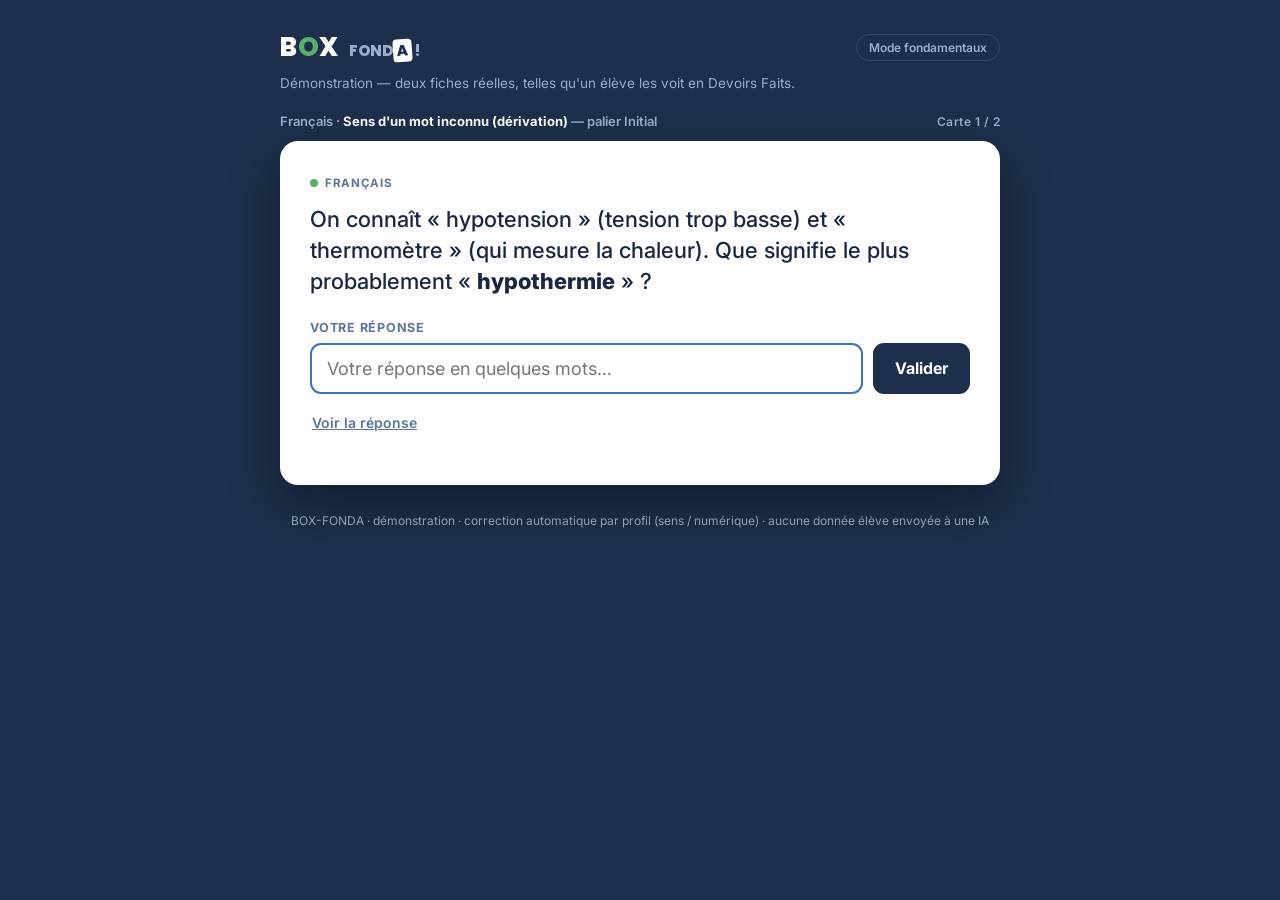
<file: docs/box-fonda-design/demo-reference.html>
<!doctype html>
<html lang="fr"><head><meta charset="utf-8">
<meta name="viewport" content="width=device-width, initial-scale=1">
<title>BOX-FONDA — démonstration</title>
<link href="https://fonts.googleapis.com/css2?family=Inter:wght@400;500;600;700;800&family=Poppins:wght@700;800&display=swap" rel="stylesheet">
<style>
  :root{
    --navy:#1D2F4A;--navy2:#17263B;--panel:#223755;--ink:#FDFDFD;--mut:#9BAEC9;
    --green:#5BAE6C;--green-d:#3F8F50;--red:#C8403A;--line:#31496B;
    --card:#FDFDFD;--card-ink:#20314A;
  }
  *{margin:0;box-sizing:border-box}
  body{background:var(--navy);font-family:'Inter',system-ui,sans-serif;color:var(--ink);
    min-height:100vh;display:flex;flex-direction:column;align-items:center;padding:28px 18px 40px}

  header{width:100%;max-width:720px;display:flex;align-items:center;justify-content:space-between;margin-bottom:8px}
  .brand{display:flex;align-items:baseline;gap:10px}
  .brand .b{font-family:'Poppins',sans-serif;font-weight:800;font-size:26px;letter-spacing:.5px}
  .brand .b .o{color:var(--green)}
  .brand .f{font-family:'Poppins',sans-serif;font-weight:800;font-size:15px;color:var(--mut)}
  .brand .f .a{background:var(--ink);color:var(--navy);border-radius:4px;padding:0 4px;display:inline-block;transform:rotate(-4deg)}
  .mode{font-size:12px;color:var(--mut);border:1px solid var(--line);border-radius:999px;padding:5px 12px;font-weight:600}
  .sub{width:100%;max-width:720px;color:var(--mut);font-size:13.5px;margin-bottom:22px}

  .wrap{width:100%;max-width:720px}
  .meta{display:flex;align-items:center;justify-content:space-between;margin-bottom:12px}
  .meta .notion{font-size:13px;color:var(--mut);font-weight:600}
  .meta .notion b{color:var(--ink)}
  .count{font-size:12px;color:var(--mut);font-weight:600;letter-spacing:.04em}

  .card{background:var(--card);color:var(--card-ink);border-radius:18px;padding:30px 30px 26px;
    box-shadow:0 20px 50px rgba(0,0,0,.35);position:relative}
  .tag{display:inline-flex;align-items:center;gap:7px;font-size:11.5px;font-weight:700;letter-spacing:.06em;
    text-transform:uppercase;color:#5C7599;margin-bottom:14px}
  .tag .dot{width:8px;height:8px;border-radius:50%;background:var(--green)}
  .tag.maths .dot{background:#3E73B5}
  .q{font-size:22px;line-height:1.42;font-weight:500;color:#1A2740}
  .q b{font-weight:800}

  .answer{margin-top:22px}
  .answer label{display:block;font-size:12.5px;font-weight:700;color:#5C7599;text-transform:uppercase;letter-spacing:.06em;margin-bottom:8px}
  .row{display:flex;gap:10px}
  input[type=text]{flex:1;font-family:inherit;font-size:18px;padding:13px 15px;border:2px solid #D4DCE8;border-radius:11px;color:#1A2740;outline:none}
  input[type=text]:focus{border-color:#3E73B5}
  button{font-family:inherit;font-weight:700;font-size:16px;border:0;border-radius:11px;cursor:pointer;padding:13px 22px;transition:transform .05s}
  button:active{transform:translateY(1px)}
  .valider{background:var(--navy);color:#fff}
  .reveal{background:none;color:#5C7599;font-weight:600;font-size:14px;padding:8px 2px;text-decoration:underline;margin-top:12px}

  .feedback{margin-top:20px;border-radius:13px;padding:17px 18px;display:none}
  .feedback.show{display:block;animation:pop .25s ease}
  @keyframes pop{from{opacity:0;transform:translateY(6px)}to{opacity:1;transform:none}}
  .feedback.ok{background:#E9F5EC;border:1px solid #BEE2C6}
  .feedback.no{background:#FBEAE8;border:1px solid #F0C9C5}
  .verdict{display:flex;align-items:center;gap:10px;font-weight:800;font-size:17px}
  .verdict .mk{width:26px;height:26px;border-radius:50%;display:inline-flex;align-items:center;justify-content:center;color:#fff;font-size:15px;flex:none}
  .ok .verdict{color:var(--green-d)} .ok .mk{background:var(--green)}
  .no .verdict{color:#B23A33} .no .mk{background:var(--red)}
  .detail{margin-top:12px;font-size:15px;line-height:1.5;color:#2B3B55}
  .detail .lbl{font-size:11.5px;font-weight:700;color:#5C7599;text-transform:uppercase;letter-spacing:.05em}
  .accept{margin-top:8px;font-size:13.5px;color:#5C7599}
  .accept code{background:#EEF2F7;border-radius:5px;padding:2px 7px;font-family:inherit;color:#2B3B55;margin-right:4px;display:inline-block;margin-top:4px}
  .relecteur{margin-top:16px;display:flex;align-items:center;gap:8px;font-size:12.5px;color:#5C7599;border-top:1px solid #E6EBF1;padding-top:13px}
  .relecteur .chk{color:var(--green);font-weight:800}

  .nav{display:flex;justify-content:flex-end;margin-top:20px}
  .next{background:var(--green);color:#10371a;display:none}
  .next.show{display:inline-block}

  footer{max-width:720px;width:100%;margin-top:26px;color:var(--mut);font-size:12px;line-height:1.6;text-align:center}
  .end{display:none;text-align:center;padding:40px 10px}
  .end h2{font-family:'Poppins',sans-serif;font-size:24px;margin-bottom:10px}
  .end p{color:var(--mut);font-size:15px;max-width:460px;margin:0 auto 22px}
</style></head>
<body>
  <header>
    <div class="brand">
      <span class="b">B<span class="o">O</span>X</span>
      <span class="f">FOND<span class="a">A</span>&nbsp;!</span>
    </div>
    <span class="mode">Mode fondamentaux</span>
  </header>
  <div class="sub">Démonstration — deux fiches réelles, telles qu'un élève les voit en Devoirs Faits.</div>

  <div class="wrap" id="app"></div>

  <div class="wrap end" id="end">
    <h2>C'est tout pour la démo 🎓</h2>
    <p>Dans BOX-FONDA, ces fiches reviennent au bon rythme selon ce que l'élève réussit — et chaque fiche a été relue par un professeur avant d'arriver ici.</p>
    <button class="valider" onclick="restart()">↻ Recommencer</button>
  </div>

  <footer>BOX-FONDA · démonstration · correction automatique par profil (sens / numérique) · aucune donnée élève envoyée à une IA</footer>

<script>
const cards=[
 { matiere:'Français', mcls:'', notion:"Sens d'un mot inconnu (dérivation)", palier:'Initial',
   q:'On connaît « hypotension » (tension trop basse) et « thermomètre » (qui mesure la chaleur). Que signifie le plus probablement « <b>hypothermie</b> » ?',
   ph:'Votre réponse en quelques mots…',
   attendu:'Une température du corps trop basse',
   acceptees:['température trop basse','corps trop froid','chaleur du corps trop basse'],
   profil:'sens', relecteur:'Justine Leblanc',
   explication:'Profil « sens » : on vérifie l\'idée (hypo- = sous, -thermie = chaleur), pas l\'orthographe exacte.',
   check:function(n){ return n.includes('froid') || (n.includes('bass') && (n.includes('temperatur')||n.includes('chaleur')||n.includes('corps'))); } },
 { matiere:'Mathématiques', mcls:'maths', notion:'Grandeurs et mesures', palier:'Initial',
   q:'Un cycliste roule à 18 km/h pendant 30 minutes. Quelle <b>distance</b> parcourt-il ?',
   ph:'Ex. : 9 km',
   attendu:'9 km',
   acceptees:['9 km','9'],
   profil:'numérique', relecteur:'Éric',
   explication:'Profil « numérique » : valeur exacte. L\'obstacle visé est la conversion 30 min = 0,5 h, puis 18 × 0,5 = 9.',
   check:function(n){ var m=n.replace(',','.').match(/-?\d+(\.\d+)?/); return !!m && parseFloat(m[0])===9; } } ];

let i=0;
function norm(s){return s.toLowerCase().normalize('NFD').replace(/[̀-ͯ]/g,'').replace(/[^a-z0-9 ]/g,' ').replace(/\s+/g,' ').trim();}

function render(){
  const c=cards[i];
  document.getElementById('app').innerHTML=`
    <div class="meta">
      <div class="notion">${c.matiere} · <b>${c.notion}</b> — palier ${c.palier}</div>
      <div class="count">Carte ${i+1} / ${cards.length}</div>
    </div>
    <div class="card">
      <div class="tag ${c.mcls}"><span class="dot"></span>${c.matiere}</div>
      <div class="q">${c.q}</div>
      <div class="answer">
        <label>Votre réponse</label>
        <div class="row">
          <input type="text" id="inp" placeholder="${c.ph}" autocomplete="off" spellcheck="false">
          <button class="valider" id="go">Valider</button>
        </div>
        <button class="reveal" id="rev">Voir la réponse</button>
      </div>
      <div class="feedback" id="fb">
        <div class="verdict"><span class="mk" id="mk"></span><span id="vtxt"></span></div>
        <div class="detail"><span class="lbl">Réponse attendue</span><br><span id="att"></span></div>
        <div class="accept" id="acc"></div>
        <div class="detail" style="margin-top:12px" id="exp"></div>
        <div class="relecteur"><span class="chk">✓</span> Fiche relue et validée par <b style="color:#2B3B55;font-weight:700">&nbsp;${c.relecteur}</b> avant publication.</div>
      </div>
      <div class="nav"><button class="next" id="nx">Carte suivante →</button></div>
    </div>`;
  const inp=document.getElementById('inp');
  document.getElementById('go').onclick=()=>judge(true);
  document.getElementById('rev').onclick=()=>judge(false);
  document.getElementById('nx').onclick=next;
  inp.addEventListener('keydown',e=>{if(e.key==='Enter')judge(true);});
  inp.focus();
}
function judge(scored){
  const c=cards[i], inp=document.getElementById('inp');
  const val=inp.value.trim();
  const ok = scored && val.length>0 && c.check(norm(val));
  const fb=document.getElementById('fb');
  fb.className='feedback show '+(ok?'ok':'no');
  document.getElementById('mk').textContent= ok?'✓':'✗';
  document.getElementById('vtxt').textContent= !scored ? 'Voici la réponse' : (ok?'Bonne réponse !':'Pas tout à fait');
  document.getElementById('att').textContent=c.attendu;
  document.getElementById('acc').innerHTML='<span class="lbl">Aussi acceptées</span><br>'+c.acceptees.map(a=>'<code>'+a+'</code>').join('');
  document.getElementById('exp').textContent=c.explication;
  inp.disabled=true; document.getElementById('go').disabled=true; document.getElementById('go').style.opacity=.5;
  document.getElementById('rev').style.display='none';
  document.getElementById('nx').classList.add('show');
  document.getElementById('nx').focus();
}
function next(){ i++; if(i>=cards.length){document.getElementById('app').style.display='none';document.getElementById('end').style.display='block';} else render(); }
function restart(){ i=0; document.getElementById('end').style.display='none'; document.getElementById('app').style.display='block'; render(); }
render();
</script>
</body></html>
</file>
